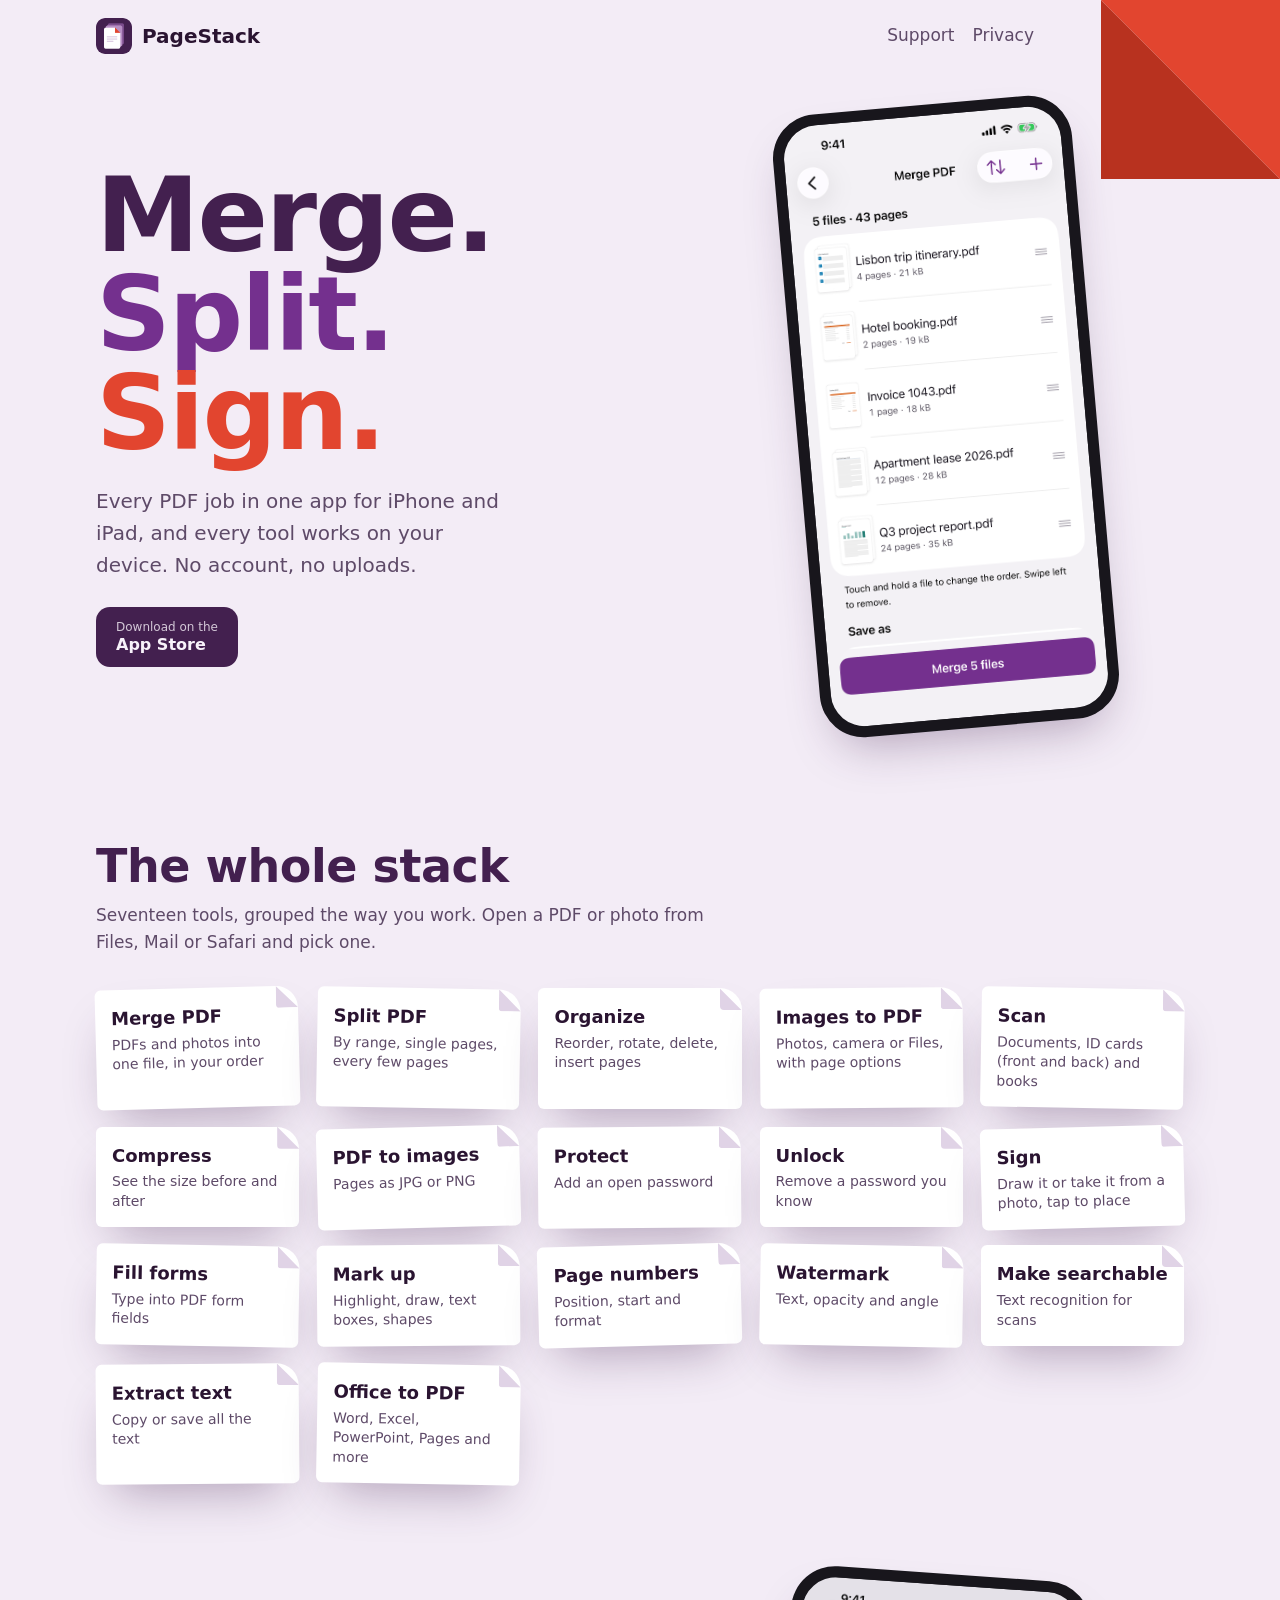
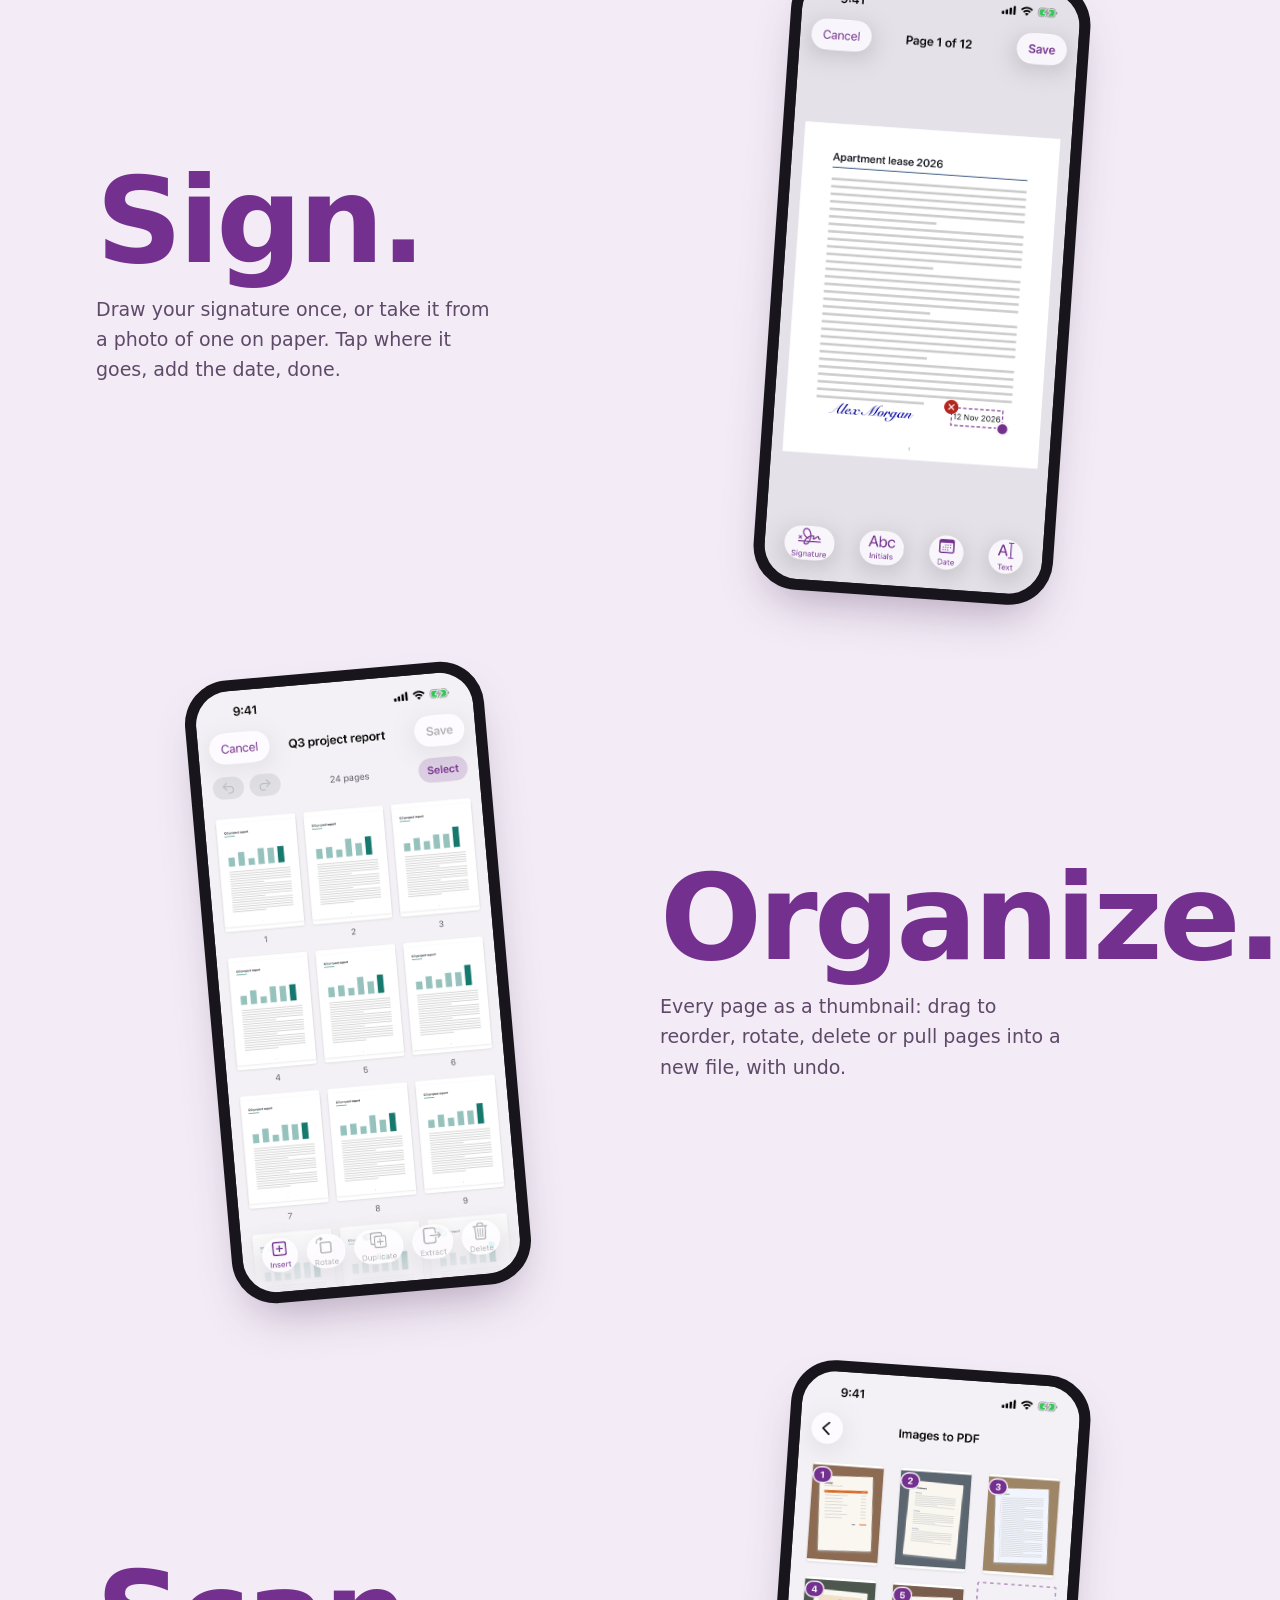
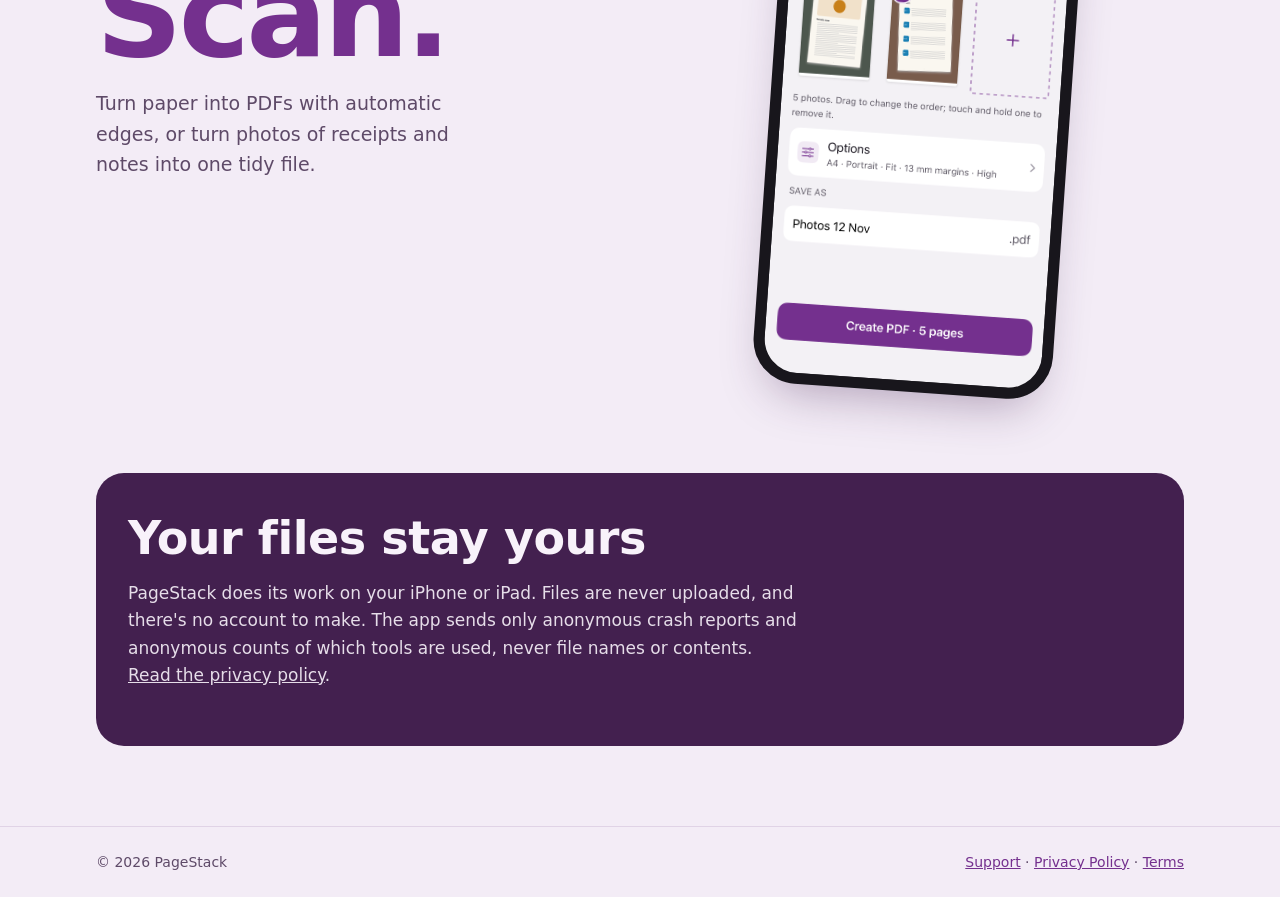
<file: index.html>
<!doctype html>
<html lang="en">
<head>
  <meta charset="utf-8">
  <meta name="viewport" content="width=device-width, initial-scale=1, viewport-fit=cover">
  <title>PageStack: Merge, Split, Scan and Sign PDFs on iPhone and iPad</title>
  <meta name="description" content="PageStack merges, splits, scans, signs, compresses and organizes PDFs on your iPhone and iPad. Every tool works on your device: no account, no uploads.">
  <link rel="canonical" href="https://iamrkasula.github.io/pagestack-app/">
  <meta property="og:type" content="website">
  <meta property="og:site_name" content="PageStack">
  <meta property="og:title" content="PageStack: Merge & Split PDF">
  <meta property="og:description" content="Merge, split, scan, sign and compress PDFs on iPhone and iPad. Every tool works on your device.">
  <meta property="og:url" content="https://iamrkasula.github.io/pagestack-app/">
  <meta property="og:image" content="https://iamrkasula.github.io/pagestack-app/assets/og.png">
  <meta name="twitter:card" content="summary_large_image">
  <meta name="theme-color" content="#f3ecf6" media="(prefers-color-scheme: light)">
  <meta name="theme-color" content="#1a0f1e" media="(prefers-color-scheme: dark)">
  <link rel="icon" href="assets/favicon.png">
  <link rel="apple-touch-icon" href="assets/icon.png">
  <link rel="stylesheet" href="styles.css">
  <script type="application/ld+json">
  {"@context":"https://schema.org","@type":"MobileApplication","name":"PageStack: Merge & Split PDF",
   "operatingSystem":"iOS 18 or later","applicationCategory":"BusinessApplication",
   "description":"Merge, split, scan, sign, compress and organize PDFs on iPhone and iPad, all on the device.",
   "offers":{"@type":"Offer","price":"0","priceCurrency":"USD"},
   "url":"https://iamrkasula.github.io/pagestack-app/"}
  </script>
</head>
<body>
  <div class="corner" aria-hidden="true"></div>
  <div class="wrap">
    <header class="top">
      <a class="brand" href="./"><img src="assets/icon.png" alt="">PageStack</a>
      <nav><a href="support/">Support</a><a href="privacy/">Privacy</a></nav>
    </header>

    <main>
      <section class="hero">
        <div>
          <h1 class="verbs"><span>Merge.</span><span>Split.</span><span>Sign.</span></h1>
          <p class="lede">Every PDF job in one app for iPhone and iPad, and every tool works on your device. No account, no uploads.</p>
          <a class="badge" href="https://apps.apple.com/app/id6742641819"><small>Download on the</small>App Store</a>
        </div>
        <div class="phone"><img src="assets/screens/merge.png" alt="PageStack's Merge screen with five documents in order, ready to merge" width="1179" height="2556"></div>
      </section>

      <section class="stack-section" aria-labelledby="tools">
        <h2 id="tools">The whole stack</h2>
        <p class="sub">Seventeen tools, grouped the way you work. Open a PDF or photo from Files, Mail or Safari and pick one.</p>
        <div class="stack">
          <div class="page">Merge PDF<small>PDFs and photos into one file, in your order</small></div>
          <div class="page">Split PDF<small>By range, single pages, every few pages</small></div>
          <div class="page">Organize<small>Reorder, rotate, delete, insert pages</small></div>
          <div class="page">Images to PDF<small>Photos, camera or Files, with page options</small></div>
          <div class="page">Scan<small>Documents, ID cards (front and back) and books</small></div>
          <div class="page">Compress<small>See the size before and after</small></div>
          <div class="page">PDF to images<small>Pages as JPG or PNG</small></div>
          <div class="page">Protect<small>Add an open password</small></div>
          <div class="page">Unlock<small>Remove a password you know</small></div>
          <div class="page">Sign<small>Draw it or take it from a photo, tap to place</small></div>
          <div class="page">Fill forms<small>Type into PDF form fields</small></div>
          <div class="page">Mark up<small>Highlight, draw, text boxes, shapes</small></div>
          <div class="page">Page numbers<small>Position, start and format</small></div>
          <div class="page">Watermark<small>Text, opacity and angle</small></div>
          <div class="page">Make searchable<small>Text recognition for scans</small></div>
          <div class="page">Extract text<small>Copy or save all the text</small></div>
          <div class="page">Office to PDF<small>Word, Excel, PowerPoint, Pages and more</small></div>
        </div>
      </section>

      <section class="story" aria-label="How it works">
        <div class="step">
          <div class="copy"><p class="word">Sign.</p><p>Draw your signature once, or take it from a photo of one on paper. Tap where it goes, add the date, done.</p></div>
          <div class="phone right"><img src="assets/screens/sign.png" alt="A signature and date placed on the last page of a lease" width="1179" height="2556" loading="lazy"></div>
        </div>
        <div class="step">
          <div class="copy"><p class="word">Organize.</p><p>Every page as a thumbnail: drag to reorder, rotate, delete or pull pages into a new file, with undo.</p></div>
          <div class="phone"><img src="assets/screens/organize.png" alt="A grid of page thumbnails ready to reorder" width="1179" height="2556" loading="lazy"></div>
        </div>
        <div class="step">
          <div class="copy"><p class="word">Scan.</p><p>Turn paper into PDFs with automatic edges, or turn photos of receipts and notes into one tidy file.</p></div>
          <div class="phone right"><img src="assets/screens/images.png" alt="Photos of paper documents ready to become one PDF" width="1179" height="2556" loading="lazy"></div>
        </div>
      </section>

      <section class="privacy-band" aria-labelledby="private">
        <h2 id="private">Your files stay yours</h2>
        <p>PageStack does its work on your iPhone or iPad. Files are never uploaded, and there's no account to make. The app sends only anonymous crash reports and anonymous counts of which tools are used, never file names or contents. <a href="privacy/" style="color:inherit">Read the privacy policy</a>.</p>
      </section>
    </main>
  </div>
  <footer>
    <div class="wrap">
      <span>© 2026 PageStack</span>
      <span><a href="support/">Support</a> · <a href="privacy/">Privacy Policy</a> · <a href="terms/">Terms</a></span>
    </div>
  </footer>
</body>
</html>
</file>
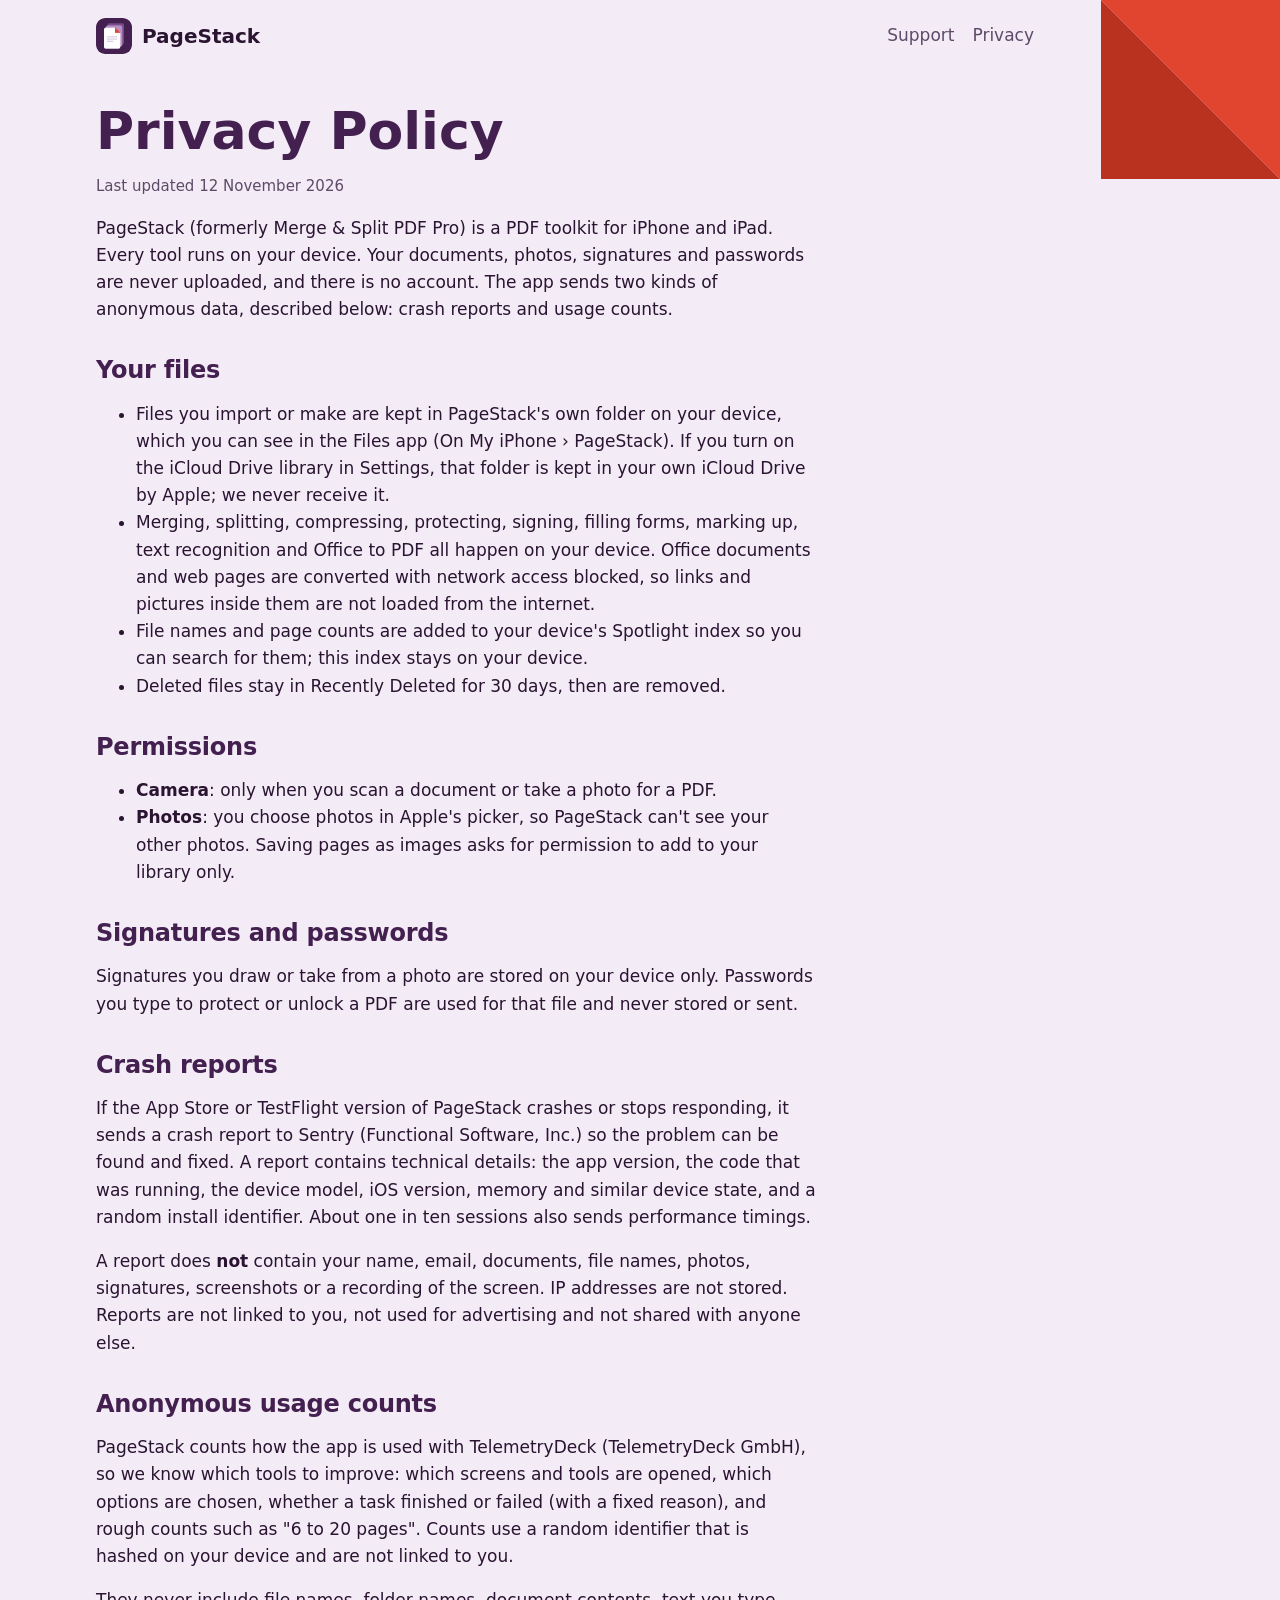
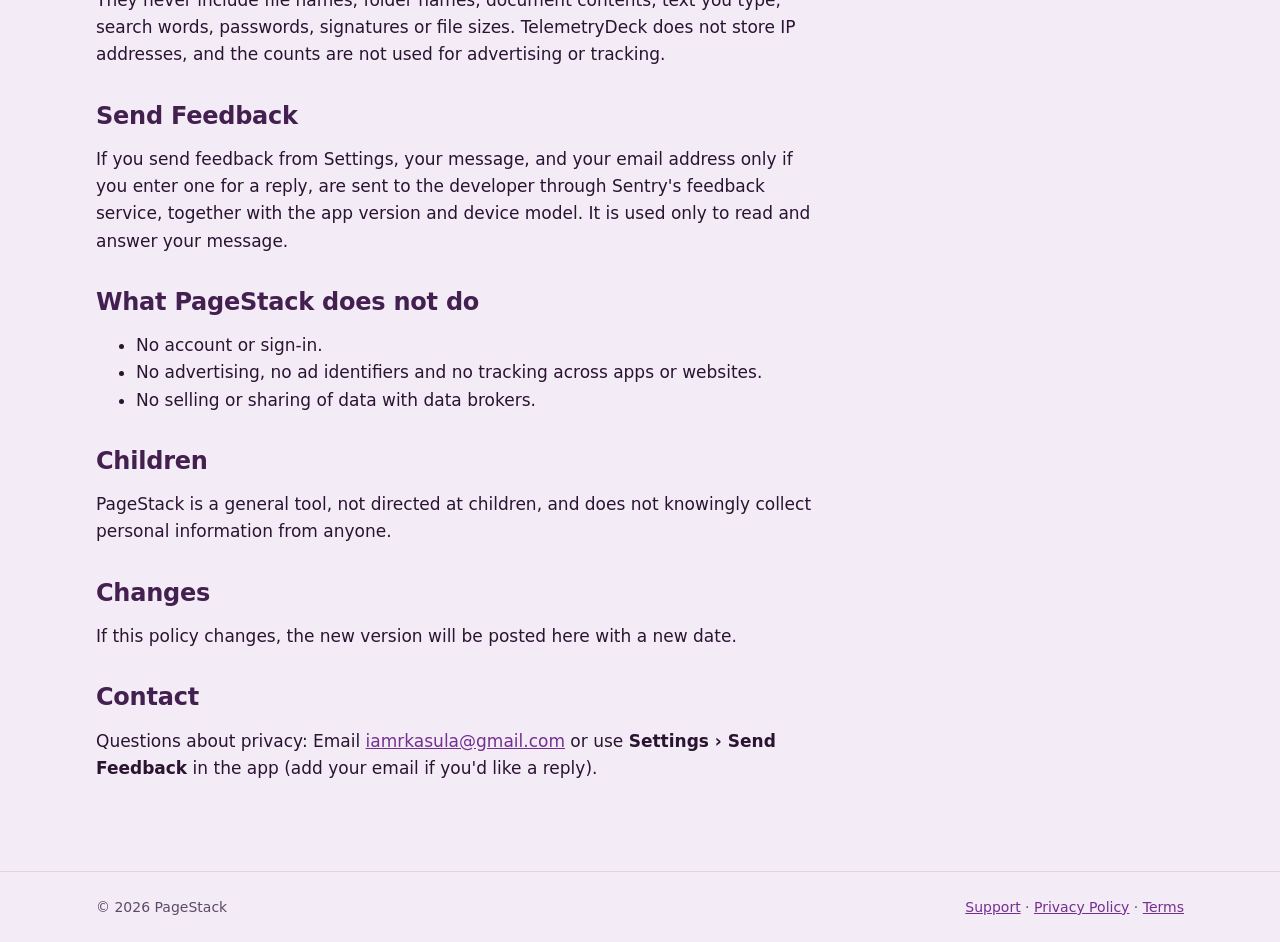
<file: privacy/index.html>
<!doctype html>
<html lang="en">
<head>
  <meta charset="utf-8">
  <meta name="viewport" content="width=device-width, initial-scale=1, viewport-fit=cover">
  <title>Privacy Policy · PageStack</title>
  <meta name="description" content="PageStack's privacy policy: every tool works on your device and files are never uploaded. Only anonymous crash reports and anonymous usage counts are sent.">
  <link rel="canonical" href="https://iamrkasula.github.io/pagestack-app/privacy/">
  <meta property="og:type" content="website">
  <meta property="og:site_name" content="PageStack">
  <meta property="og:title" content="Privacy Policy · PageStack">
  <meta property="og:description" content="PageStack's privacy policy: every tool works on your device and files are never uploaded. Only anonymous crash reports and anonymous usage counts are sent.">
  <meta property="og:url" content="https://iamrkasula.github.io/pagestack-app/privacy/">
  <meta property="og:image" content="https://iamrkasula.github.io/pagestack-app/assets/og.png">
  <meta name="theme-color" content="#f3ecf6">
  <link rel="icon" href="../assets/favicon.png">
  <link rel="stylesheet" href="../styles.css">
</head>
<body>
  <div class="corner" aria-hidden="true"></div>
  <div class="wrap">
    <header class="top">
      <a class="brand" href="../"><img src="../assets/icon.png" alt="">PageStack</a>
      <nav><a href="../support/">Support</a><a href="../privacy/">Privacy</a></nav>
    </header>
    <main class="doc">
      <h1>Privacy Policy</h1>
      <p class="updated">Last updated 12 November 2026</p>
      <p>PageStack (formerly Merge &amp; Split PDF Pro) is a PDF toolkit for iPhone and iPad. Every tool runs on your device. Your documents, photos, signatures and passwords are never uploaded, and there is no account. The app sends two kinds of anonymous data, described below: crash reports and usage counts.</p>

      <h2>Your files</h2>
      <ul>
        <li>Files you import or make are kept in PageStack's own folder on your device, which you can see in the Files app (On My iPhone › PageStack). If you turn on the iCloud Drive library in Settings, that folder is kept in your own iCloud Drive by Apple; we never receive it.</li>
        <li>Merging, splitting, compressing, protecting, signing, filling forms, marking up, text recognition and Office to PDF all happen on your device. Office documents and web pages are converted with network access blocked, so links and pictures inside them are not loaded from the internet.</li>
        <li>File names and page counts are added to your device's Spotlight index so you can search for them; this index stays on your device.</li>
        <li>Deleted files stay in Recently Deleted for 30 days, then are removed.</li>
      </ul>

      <h2>Permissions</h2>
      <ul>
        <li><strong>Camera</strong>: only when you scan a document or take a photo for a PDF.</li>
        <li><strong>Photos</strong>: you choose photos in Apple's picker, so PageStack can't see your other photos. Saving pages as images asks for permission to add to your library only.</li>
      </ul>

      <h2>Signatures and passwords</h2>
      <p>Signatures you draw or take from a photo are stored on your device only. Passwords you type to protect or unlock a PDF are used for that file and never stored or sent.</p>

      <h2>Crash reports</h2>
      <p>If the App Store or TestFlight version of PageStack crashes or stops responding, it sends a crash report to Sentry (Functional Software, Inc.) so the problem can be found and fixed. A report contains technical details: the app version, the code that was running, the device model, iOS version, memory and similar device state, and a random install identifier. About one in ten sessions also sends performance timings.</p>
      <p>A report does <strong>not</strong> contain your name, email, documents, file names, photos, signatures, screenshots or a recording of the screen. IP addresses are not stored. Reports are not linked to you, not used for advertising and not shared with anyone else.</p>

      <h2>Anonymous usage counts</h2>
      <p>PageStack counts how the app is used with TelemetryDeck (TelemetryDeck GmbH), so we know which tools to improve: which screens and tools are opened, which options are chosen, whether a task finished or failed (with a fixed reason), and rough counts such as "6 to 20 pages". Counts use a random identifier that is hashed on your device and are not linked to you.</p>
      <p>They never include file names, folder names, document contents, text you type, search words, passwords, signatures or file sizes. TelemetryDeck does not store IP addresses, and the counts are not used for advertising or tracking.</p>

      <h2>Send Feedback</h2>
      <p>If you send feedback from Settings, your message, and your email address only if you enter one for a reply, are sent to the developer through Sentry's feedback service, together with the app version and device model. It is used only to read and answer your message.</p>

      <h2>What PageStack does not do</h2>
      <ul>
        <li>No account or sign-in.</li>
        <li>No advertising, no ad identifiers and no tracking across apps or websites.</li>
        <li>No selling or sharing of data with data brokers.</li>
      </ul>

      <h2>Children</h2>
      <p>PageStack is a general tool, not directed at children, and does not knowingly collect personal information from anyone.</p>

      <h2>Changes</h2>
      <p>If this policy changes, the new version will be posted here with a new date.</p>

      <h2>Contact</h2>
      <p>Questions about privacy: Email <a href="mailto:iamrkasula@gmail.com?subject=PageStack%20privacy">iamrkasula@gmail.com</a> or use <strong>Settings › Send Feedback</strong> in the app (add your email if you'd like a reply).</p>
    </main>
  </div>
  <footer>
    <div class="wrap">
      <span>© 2026 PageStack</span>
      <span><a href="../support/">Support</a> · <a href="../privacy/">Privacy Policy</a> · <a href="../terms/">Terms</a></span>
    </div>
  </footer>
</body>
</html>
</file>
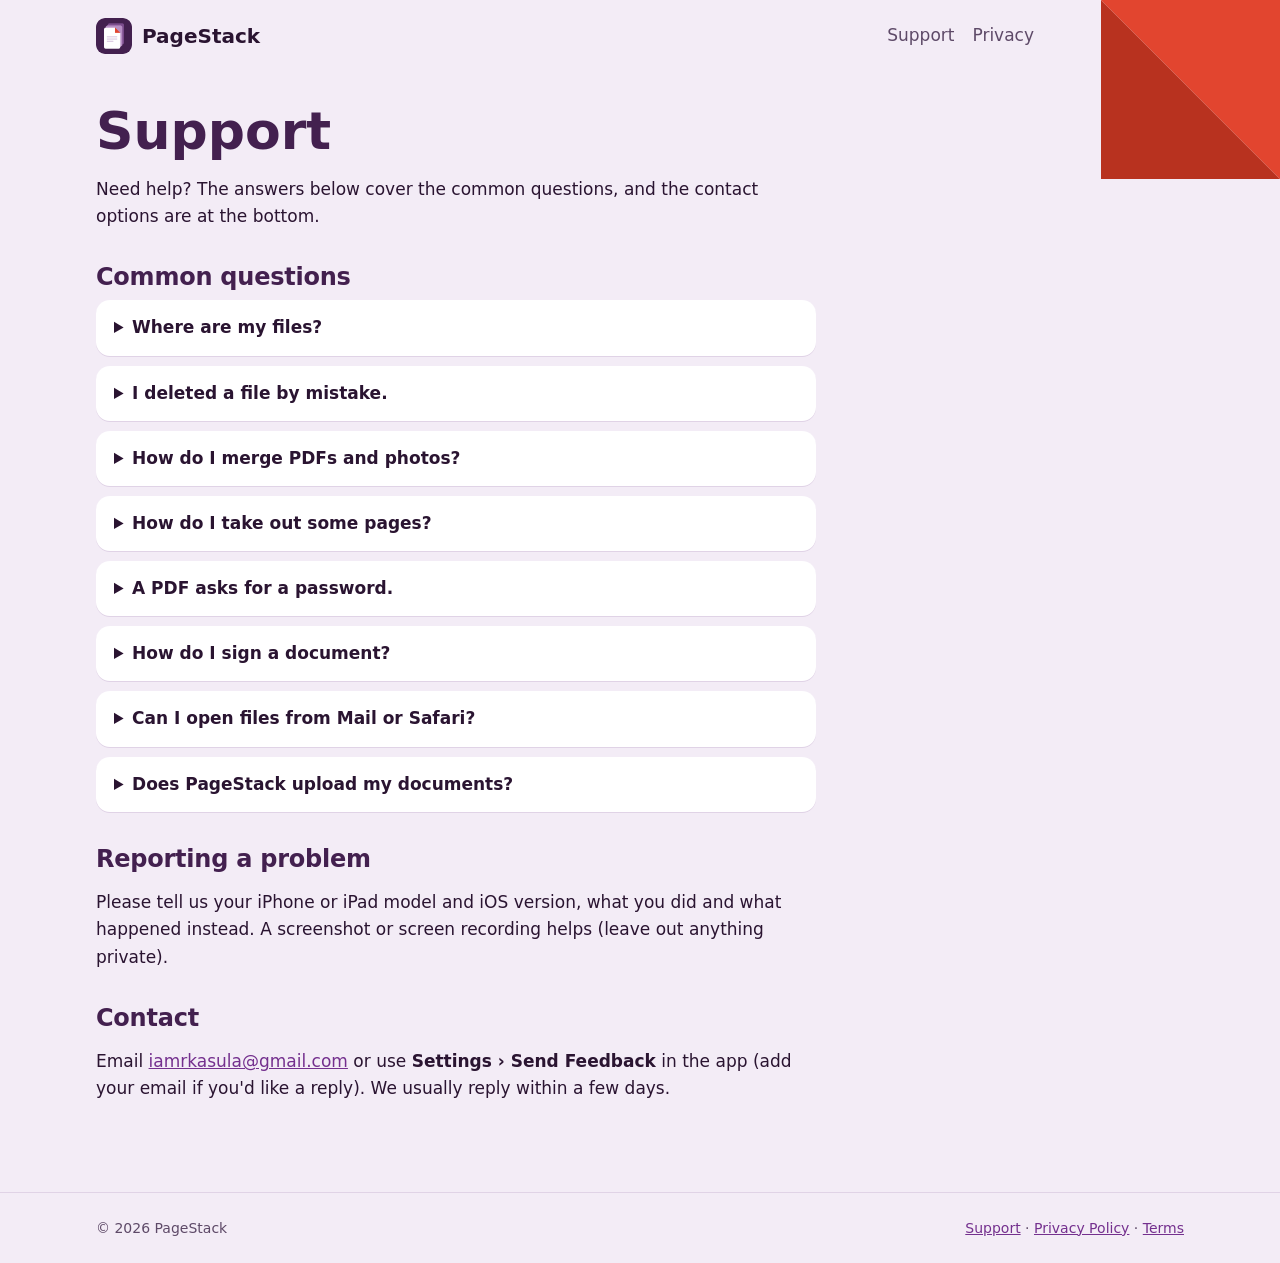
<file: support/index.html>
<!doctype html>
<html lang="en">
<head>
  <meta charset="utf-8">
  <meta name="viewport" content="width=device-width, initial-scale=1, viewport-fit=cover">
  <title>Support · PageStack</title>
  <meta name="description" content="Help for PageStack: merging, splitting, scanning, signing, passwords, the library and iCloud Drive.">
  <link rel="canonical" href="https://iamrkasula.github.io/pagestack-app/support/">
  <meta property="og:type" content="website">
  <meta property="og:site_name" content="PageStack">
  <meta property="og:title" content="Support · PageStack">
  <meta property="og:description" content="Help for PageStack: merging, splitting, scanning, signing, passwords, the library and iCloud Drive.">
  <meta property="og:url" content="https://iamrkasula.github.io/pagestack-app/support/">
  <meta property="og:image" content="https://iamrkasula.github.io/pagestack-app/assets/og.png">
  <meta name="theme-color" content="#f3ecf6">
  <link rel="icon" href="../assets/favicon.png">
  <link rel="stylesheet" href="../styles.css">
</head>
<body>
  <div class="corner" aria-hidden="true"></div>
  <div class="wrap">
    <header class="top">
      <a class="brand" href="../"><img src="../assets/icon.png" alt="">PageStack</a>
      <nav><a href="../support/">Support</a><a href="../privacy/">Privacy</a></nav>
    </header>
    <main class="doc">
      <h1>Support</h1>
      <p>Need help? The answers below cover the common questions, and the contact options are at the bottom.</p>

      <h2>Common questions</h2>
      <details><summary>Where are my files?</summary><p>In the Library tab, and in the Files app under On My iPhone (or On My iPad) › PageStack. Turn on the iCloud Drive library in Settings to keep them in iCloud Drive instead.</p></details>
      <details><summary>I deleted a file by mistake.</summary><p>Open Library › Recently Deleted and tap Restore. Deleted files are kept for 30 days.</p></details>
      <details><summary>How do I merge PDFs and photos?</summary><p>Tap Merge PDF on Home, add files from the Library, Files, Photos or a scan, drag them into order, then tap Merge.</p></details>
      <details><summary>How do I take out some pages?</summary><p>Use Split PDF and type a range such as 1-3, 5, 8-, or tap the pages you want. Organize can also pull selected pages into a new file.</p></details>
      <details><summary>A PDF asks for a password.</summary><p>PageStack asks for the password when it needs to read the file. If you don't know it, the file can't be opened; there's no way around a PDF password.</p></details>
      <details><summary>How do I sign a document?</summary><p>Open Sign, choose the PDF, tap Signature to draw one (or take it from a photo of your signature on paper), then tap the page where it goes. Add the date or initials the same way.</p></details>
      <details><summary>Can I open files from Mail or Safari?</summary><p>Yes. Use Share › PageStack (or Open in) on any PDF or image, then pick a tool.</p></details>
      <details><summary>Does PageStack upload my documents?</summary><p>No. Every tool works on your device. See the <a href="../privacy/">privacy policy</a>.</p></details>

      <h2>Reporting a problem</h2>
      <p>Please tell us your iPhone or iPad model and iOS version, what you did and what happened instead. A screenshot or screen recording helps (leave out anything private).</p>

      <h2>Contact</h2>
      <p>Email <a href="mailto:iamrkasula@gmail.com?subject=PageStack">iamrkasula@gmail.com</a> or use <strong>Settings › Send Feedback</strong> in the app (add your email if you'd like a reply). We usually reply within a few days.</p>
    </main>
  </div>
  <footer>
    <div class="wrap">
      <span>© 2026 PageStack</span>
      <span><a href="../support/">Support</a> · <a href="../privacy/">Privacy Policy</a> · <a href="../terms/">Terms</a></span>
    </div>
  </footer>
</body>
</html>
</file>
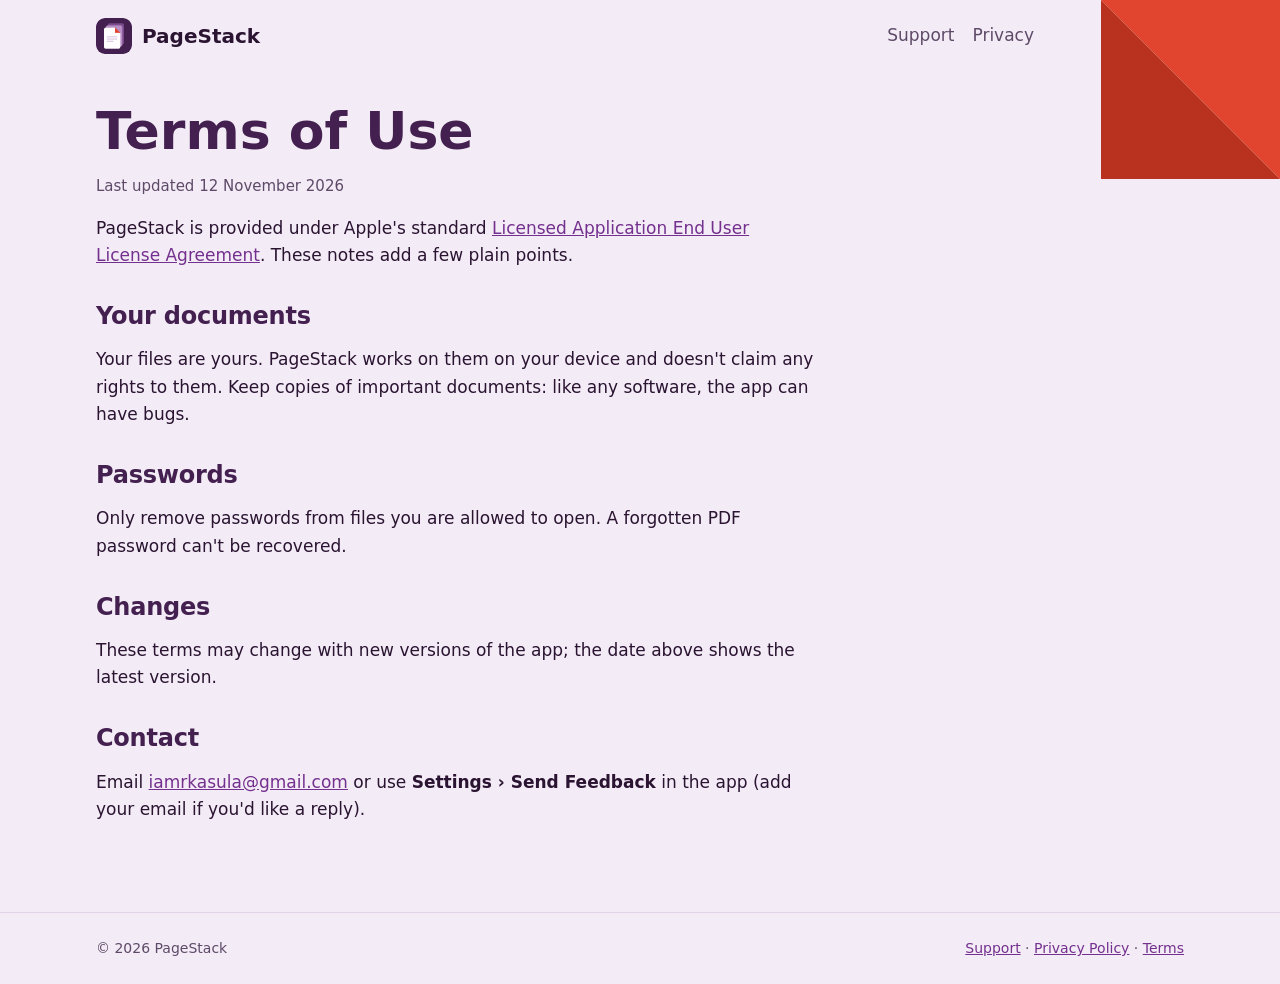
<file: terms/index.html>
<!doctype html>
<html lang="en">
<head>
  <meta charset="utf-8">
  <meta name="viewport" content="width=device-width, initial-scale=1, viewport-fit=cover">
  <title>Terms of Use · PageStack</title>
  <meta name="description" content="Terms of use for PageStack, a PDF toolkit for iPhone and iPad.">
  <link rel="canonical" href="https://iamrkasula.github.io/pagestack-app/terms/">
  <meta property="og:type" content="website">
  <meta property="og:site_name" content="PageStack">
  <meta property="og:title" content="Terms of Use · PageStack">
  <meta property="og:description" content="Terms of use for PageStack, a PDF toolkit for iPhone and iPad.">
  <meta property="og:url" content="https://iamrkasula.github.io/pagestack-app/terms/">
  <meta property="og:image" content="https://iamrkasula.github.io/pagestack-app/assets/og.png">
  <meta name="theme-color" content="#f3ecf6">
  <link rel="icon" href="../assets/favicon.png">
  <link rel="stylesheet" href="../styles.css">
</head>
<body>
  <div class="corner" aria-hidden="true"></div>
  <div class="wrap">
    <header class="top">
      <a class="brand" href="../"><img src="../assets/icon.png" alt="">PageStack</a>
      <nav><a href="../support/">Support</a><a href="../privacy/">Privacy</a></nav>
    </header>
    <main class="doc">
      <h1>Terms of Use</h1>
      <p class="updated">Last updated 12 November 2026</p>
      <p>PageStack is provided under Apple's standard <a href="https://www.apple.com/legal/internet-services/itunes/dev/stdeula/">Licensed Application End User License Agreement</a>. These notes add a few plain points.</p>
      <h2>Your documents</h2>
      <p>Your files are yours. PageStack works on them on your device and doesn't claim any rights to them. Keep copies of important documents: like any software, the app can have bugs.</p>
      <h2>Passwords</h2>
      <p>Only remove passwords from files you are allowed to open. A forgotten PDF password can't be recovered.</p>
      <h2>Changes</h2>
      <p>These terms may change with new versions of the app; the date above shows the latest version.</p>
      <h2>Contact</h2>
      <p>Email <a href="mailto:iamrkasula@gmail.com?subject=PageStack%20terms">iamrkasula@gmail.com</a> or use <strong>Settings › Send Feedback</strong> in the app (add your email if you'd like a reply).</p>
    </main>
  </div>
  <footer>
    <div class="wrap">
      <span>© 2026 PageStack</span>
      <span><a href="../support/">Support</a> · <a href="../privacy/">Privacy Policy</a> · <a href="../terms/">Terms</a></span>
    </div>
  </footer>
</body>
</html>
</file>
<file: styles.css>
/* PageStack website (blueprint phase 7, spec/09): pale aubergine paper, the icon's vermilion folded corner,
   a rounded type face (system rounded, no web fonts), tilted real screens and a fanned stack of tool pages. */
:root {
  --paper: #f3ecf6;
  --sheet: #ffffff;
  --ink: #2a1431;
  --ink-2: #5e4a68;
  --accent: #74308e;
  --accent-deep: #43204f;
  --corner: #e2452f;
  --corner-fold: #b8321f;
  --rule: #e0d3e6;
  --shadow: 0 24px 48px -18px rgba(67, 32, 79, .38);
  --round: ui-rounded, "SF Pro Rounded", "Nunito", system-ui, -apple-system, sans-serif;
  --body: -apple-system, BlinkMacSystemFont, "Segoe UI", system-ui, sans-serif;
  color-scheme: light;
}
@media (prefers-color-scheme: dark) {
  :root {
    --paper: #1a0f1e; --sheet: #2a1a30; --ink: #f5ecf8; --ink-2: #c9b4d3; --accent: #d3a5ea;
    --accent-deep: #f5ecf8; --rule: #3c2844; --shadow: 0 24px 48px -18px rgba(0, 0, 0, .6); color-scheme: dark;
  }
}
* { box-sizing: border-box; }
html { -webkit-text-size-adjust: 100%; }
body { margin: 0; background: var(--paper); color: var(--ink); font: 17px/1.6 var(--body); overflow-x: hidden; }
a { color: var(--accent); }
img { max-width: 100%; display: block; }
.wrap { max-width: 1120px; margin: 0 auto; padding: 0 max(16px, env(safe-area-inset-left)); }

/* The folded corner, as on the app icon. */
.corner { position: absolute; top: 0; right: 0; width: clamp(72px, 14vw, 180px); aspect-ratio: 1; pointer-events: none; }
.corner::before, .corner::after { content: ""; position: absolute; inset: 0; }
.corner::before { background: var(--corner); clip-path: polygon(0 0, 100% 0, 100% 100%); }
.corner::after { background: var(--corner-fold); clip-path: polygon(0 0, 100% 100%, 0 100%); }

header.top { position: relative; z-index: 1; display: flex; align-items: center; justify-content: space-between; gap: 16px; padding: 18px 0; }
.brand { display: flex; align-items: center; gap: 10px; font: 700 20px/1 var(--round); color: var(--ink); text-decoration: none; }
.brand img { width: 36px; height: 36px; border-radius: 9px; }
nav a { margin-left: 18px; color: var(--ink-2); text-decoration: none; font-weight: 500; }
nav a:hover { color: var(--accent); }
header.top { padding-right: clamp(60px, 12vw, 150px); }

/* Hero: stacked verbs left, tilted phone right. */
.hero { display: grid; grid-template-columns: minmax(0, 1.1fr) minmax(0, .9fr); gap: 32px; align-items: center; padding: 32px 0 72px; }
.verbs { font: 800 clamp(48px, 9vw, 104px)/.95 var(--round); letter-spacing: -.02em; margin: 0; color: var(--accent-deep); }
.verbs span { display: block; }
.verbs span:nth-child(2) { color: var(--accent); }
.verbs span:nth-child(3) { color: var(--corner); }
.lede { font-size: 20px; color: var(--ink-2); max-width: 32ch; margin: 22px 0 26px; }
.badge { display: inline-block; font: 700 16px/1 var(--round); padding: 14px 20px; border-radius: 14px; background: #43204f; color: #f8f2fa; text-decoration: none; }
@media (prefers-color-scheme: dark) { .badge { background: #f5ecf8; color: #2a1431; } }
.badge small { display: block; font-weight: 500; font-size: 12px; opacity: .8; margin-bottom: 4px; }

.phone { position: relative; width: min(300px, 70vw); margin: 0 auto; border-radius: 44px; padding: 11px; background: #18161c;
  box-shadow: var(--shadow); transform: rotate(-5deg); }
.phone img { border-radius: 34px; width: 100%; height: auto; }
.phone.right { transform: rotate(4deg); }

/* The stack: every tool as a page in a fanned pile. */
.stack-section { padding: 40px 0 64px; }
h2 { font: 800 clamp(30px, 5vw, 46px)/1.1 var(--round); margin: 0 0 10px; color: var(--accent-deep); letter-spacing: -.01em; }
.sub { color: var(--ink-2); margin: 0 0 32px; max-width: 60ch; }
.stack { display: grid; grid-template-columns: repeat(auto-fill, minmax(170px, 1fr)); gap: 18px; }
.page { position: relative; background: var(--sheet); border-radius: 6px 22px 6px 6px; padding: 18px 16px 16px; box-shadow: var(--shadow);
  font: 700 18px/1.2 var(--round); transform: rotate(var(--r, 0deg)); }
.page::after { content: ""; position: absolute; top: 0; right: 0; width: 22px; height: 22px; background: var(--rule);
  clip-path: polygon(0 0, 100% 100%, 0 100%); border-radius: 0 0 0 4px; }
.page small { display: block; margin-top: 6px; font: 400 14px/1.4 var(--body); color: var(--ink-2); }
.page:nth-child(3n+1) { --r: -1.5deg; } .page:nth-child(3n+2) { --r: 1deg; } .page:nth-child(4n) { --r: -.5deg; }

/* Story: one long scroll, a verb and a screen per step. */
.story { display: grid; gap: 72px; padding: 24px 0 80px; }
.step { display: grid; grid-template-columns: minmax(0, 1fr) minmax(0, 1fr); gap: 40px; align-items: center; }
.step .word { font: 800 clamp(56px, 10vw, 120px)/.9 var(--round); color: var(--accent); margin: 0; letter-spacing: -.03em; }
.step p { color: var(--ink-2); font-size: 19px; max-width: 34ch; }
.step:nth-child(even) .copy { order: 2; }

.privacy-band { background: #43204f; color: #f8f2fa; border-radius: 28px; padding: 40px 32px; margin: 0 0 80px; }
.privacy-band h2 { color: #f8f2fa; }
.privacy-band p { color: inherit; opacity: .9; max-width: 62ch; }
@media (prefers-color-scheme: dark) { .privacy-band { background: #3a2141; } }

/* Documents: privacy, support, terms. */
main.doc { max-width: 720px; padding: 24px 0 72px; }
main.doc h1 { font: 800 clamp(36px, 6vw, 52px)/1.05 var(--round); color: var(--accent-deep); margin: 8px 0 6px; }
main.doc h2 { font-size: 24px; margin: 34px 0 8px; }
.updated { color: var(--ink-2); font-size: 15px; }
details { background: var(--sheet); border-radius: 14px; padding: 14px 18px; margin: 10px 0; box-shadow: 0 1px 0 var(--rule); }
summary { cursor: pointer; font-weight: 600; }

footer { border-top: 1px solid var(--rule); padding: 24px 0 calc(24px + env(safe-area-inset-bottom)); color: var(--ink-2); font-size: 14px; }
footer .wrap { display: flex; flex-wrap: wrap; justify-content: space-between; gap: 10px; }
a:focus-visible { outline: 2px solid var(--accent); outline-offset: 3px; border-radius: 4px; }

@media (max-width: 760px) {
  .hero, .step { grid-template-columns: minmax(0, 1fr); }
  .step:nth-child(even) .copy { order: 0; }
  nav a { margin-left: 12px; }
  .hero { padding-bottom: 48px; }
}
@media (prefers-reduced-motion: no-preference) {
  .page { transition: transform .2s; }
  .page:hover { transform: rotate(0) translateY(-4px); }
}
</file>
